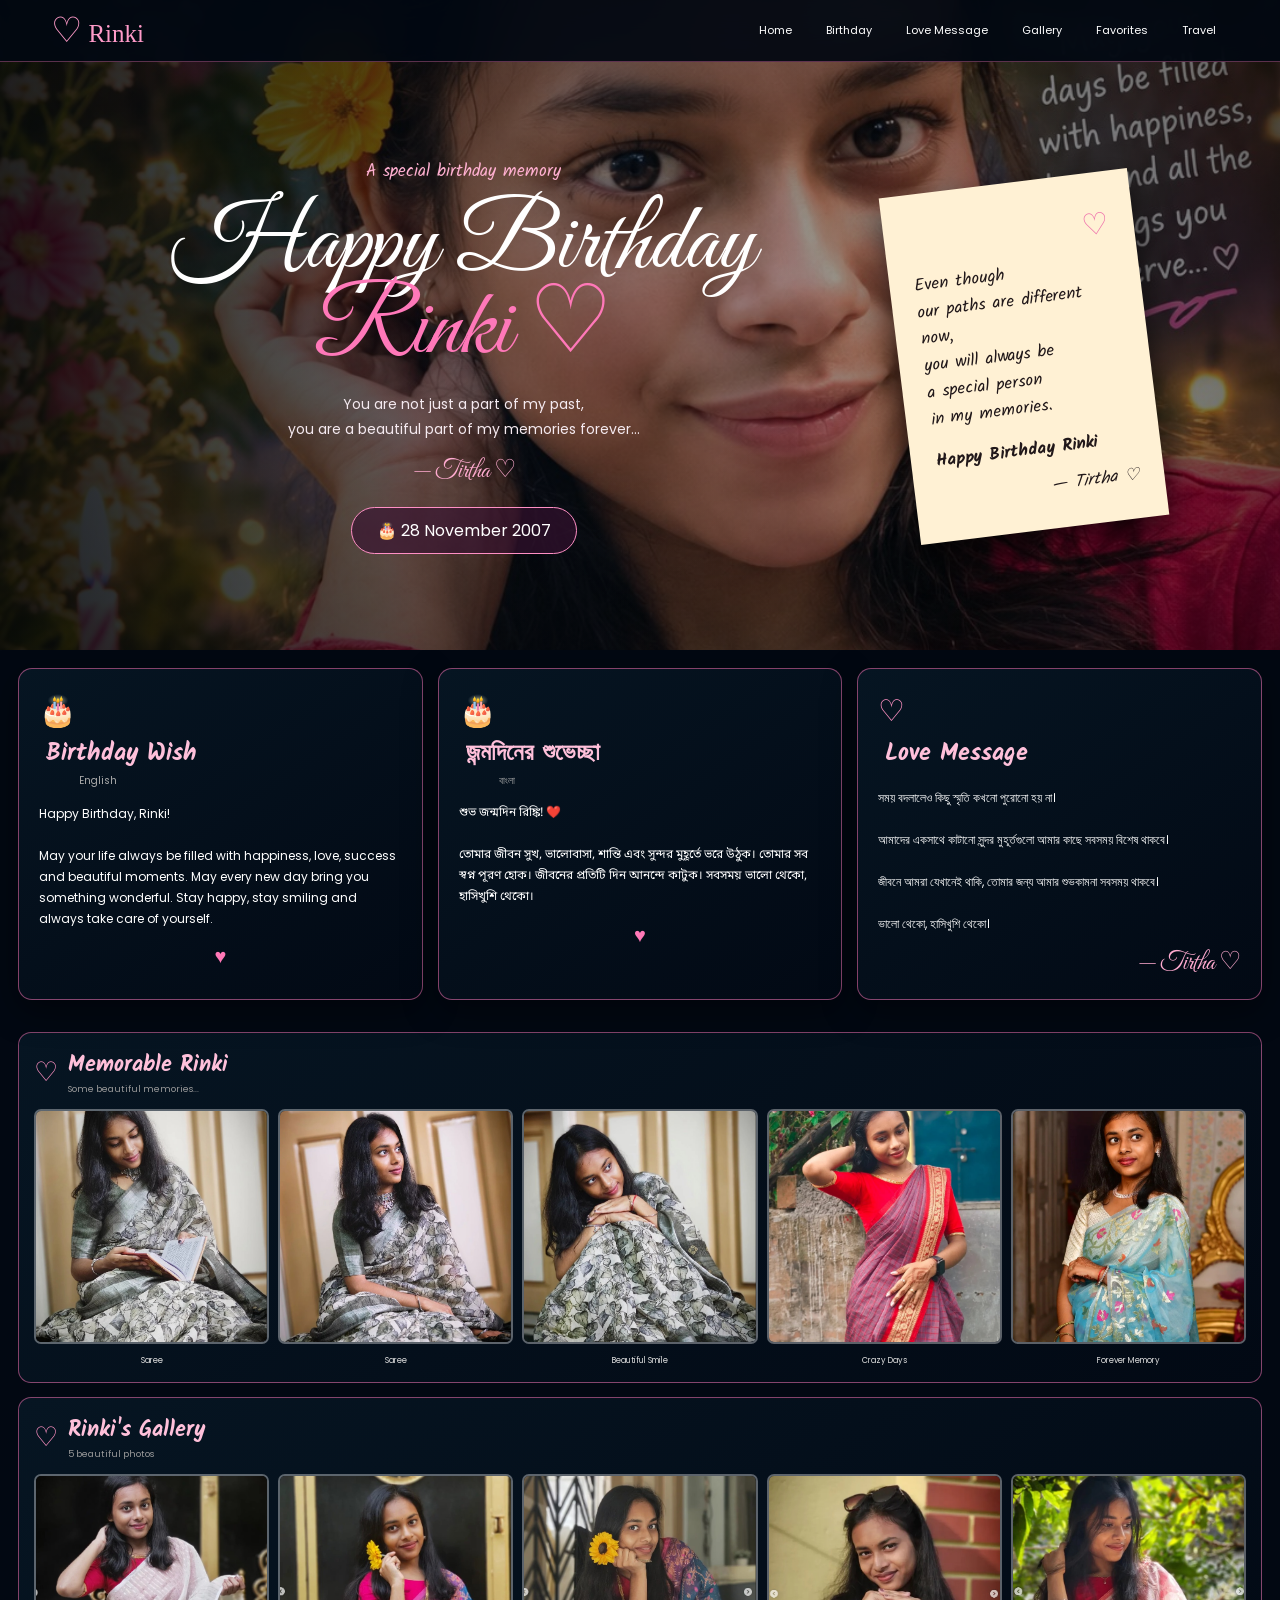
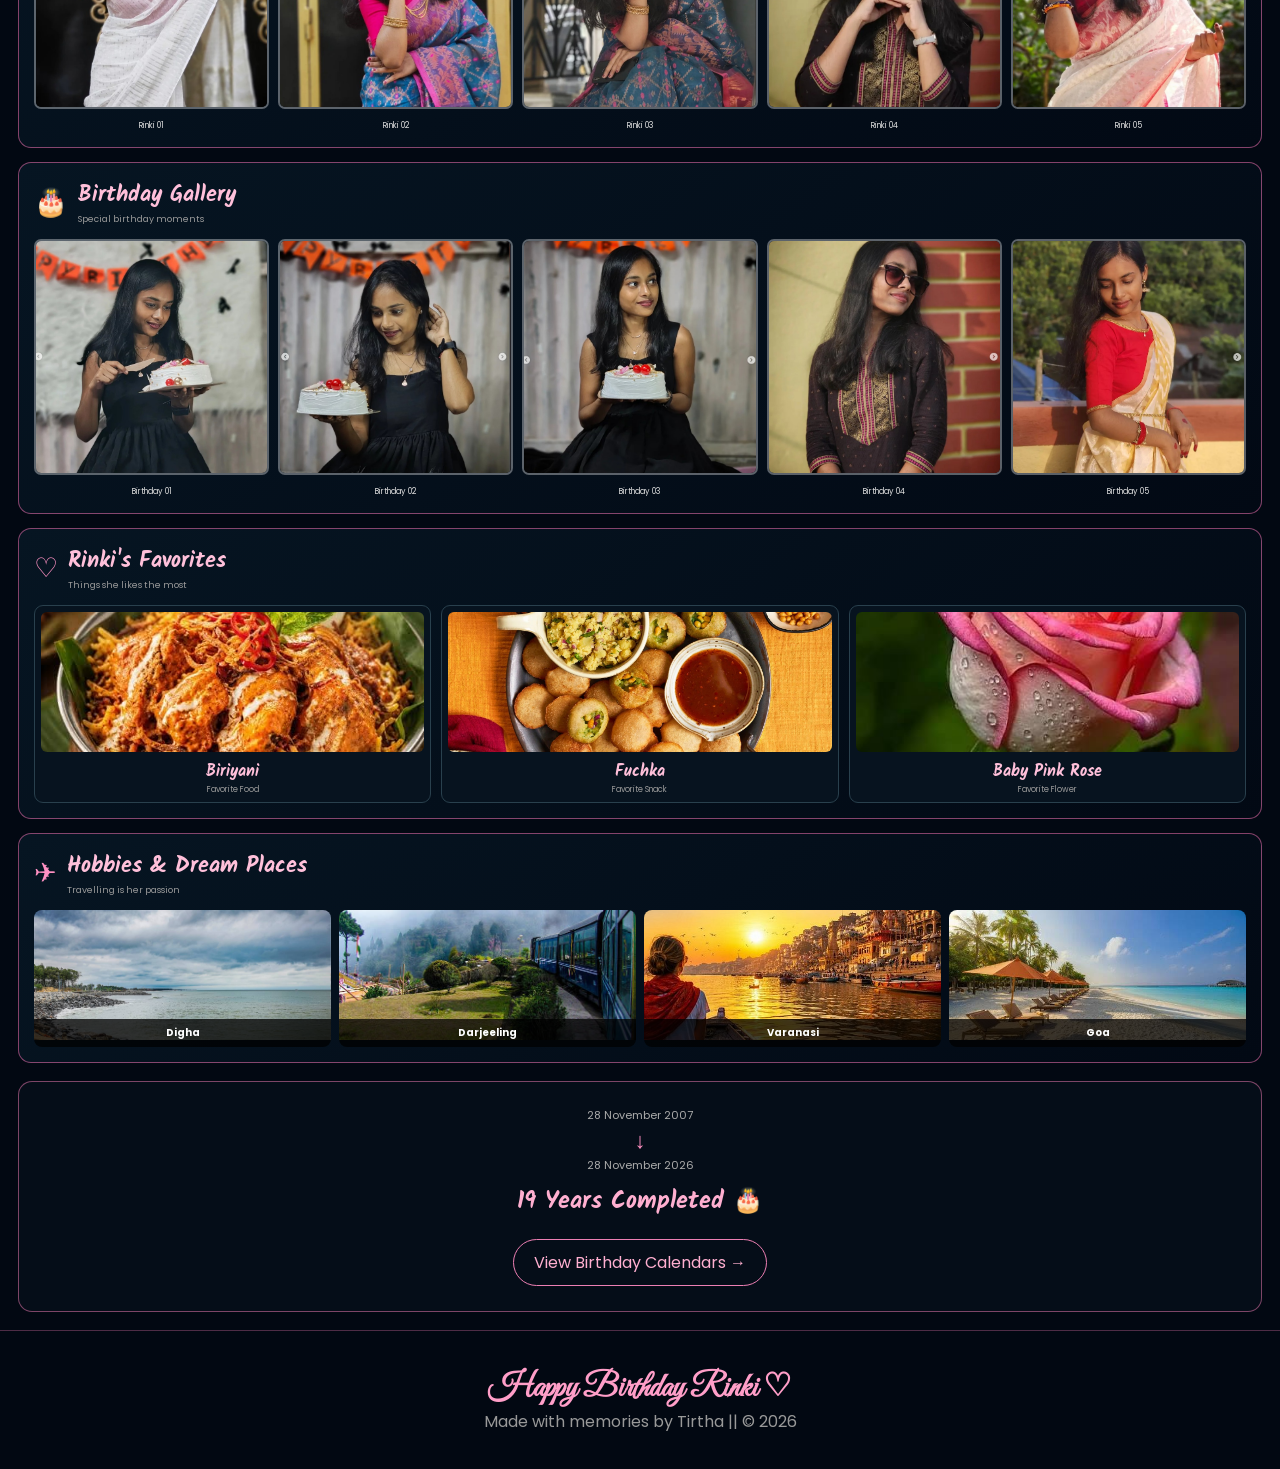
<file: index.html>
<!DOCTYPE html>
<html lang="en">
<head>
    <meta charset="UTF-8">
    <meta name="viewport" content="width=device-width, initial-scale=1.0">

    <title>Rinki | Birthday Memories</title>

    <link rel="stylesheet" href="style.css">

    <link href="https://fonts.googleapis.com/css2?family=Great+Vibes&family=Kalam:wght@400;700&family=Noto+Sans+Bengali:wght@400;600;700&family=Poppins:wght@400;500;600;700&display=swap" rel="stylesheet">
</head>

<body>

<!-- Floating Love Bubbles -->
<div id="heartLayer"></div>


<!-- NAVBAR -->
<header class="navbar">

    <a href="#home" class="logo">
        <span>♡</span>
        Rinki
        
    </a>

    <nav>
        <a href="#home">Home</a>
        <a href="#birthday">Birthday</a>
        <a href="#message">Love Message</a>
        <a href="#gallery">Gallery</a>
        <a href="#favorites">Favorites</a>
        <a href="#travel">Travel</a>
    </nav>

</header>


<!-- HERO -->
<section id="home" class="hero">

    <div class="hero-content">

        <p class="small-script">
            A special birthday memory
        </p>

        <h1>
            Happy Birthday
            <br>
            <span>Rinki ♡</span>
        </h1>

        <p class="hero-text">
            You are not just a part of my past,
            <br>
            you are a beautiful part of my memories forever...
        </p>

        <div class="signature">
            — Tirtha ♡
        </div>

        <div class="date-pill">
            🎂 28 November 2007
        </div>

    </div>


    <!-- Quote Paper -->
    <div class="paper-note">

        <div class="paper-heart">♡</div>

        <p>
            Even though
            <br>
            our paths are different now,
            <br>
            you will always be
            <br>
            a special person
            <br>
            in my memories.
        </p>

        <b>
            Happy Birthday Rinki
        </b>

        <i>
            — Tirtha ♡
        </i>

    </div>

</section>



<!-- BIRTHDAY / MESSAGES -->
<section id="birthday" class="message-section">

    <div class="message-grid">


        <!-- ENGLISH -->
        <article class="message-card">

            <div class="message-icon">
                🎂
            </div>

            <h2>
                Birthday Wish
            </h2>

            <small>
                English
            </small>

            <p>
                Happy Birthday, Rinki!
                <br><br>

                May your life always be filled
                with happiness, love, success
                and beautiful moments.

                May every new day bring you
                something wonderful.

                Stay happy, stay smiling and
                always take care of yourself.
            </p>

            <div class="card-heart">
                ♥
            </div>

        </article>



        <!-- BENGALI -->
        <article class="message-card bengali">

            <div class="message-icon">
                🎂
            </div>

            <h2>
                জন্মদিনের শুভেচ্ছা
            </h2>

            <small>
                বাংলা
            </small>

            <p>
                শুভ জন্মদিন রিঙ্কি! ❤️

                <br><br>

                তোমার জীবন সুখ, ভালোবাসা,
                শান্তি এবং সুন্দর মুহূর্তে
                ভরে উঠুক।

                তোমার সব স্বপ্ন পূরণ হোক।
                জীবনের প্রতিটি দিন
                আনন্দে কাটুক।

                সবসময় ভালো থেকো,
                হাসিখুশি থেকো।
            </p>

            <div class="card-heart">
                ♥
            </div>

        </article>



        <!-- LOVE MESSAGE -->
        <article id="message" class="message-card love-card">

            <div class="message-icon">
                ♡
            </div>

            <h2>
                Love Message
            </h2>

            <p>
                সময় বদলালেও কিছু স্মৃতি
                কখনো পুরোনো হয় না।

                <br><br>

                আমাদের একসাথে কাটানো
                সুন্দর মুহূর্তগুলো আমার কাছে
                সবসময় বিশেষ থাকবে।

                <br><br>

                জীবনে আমরা যেখানেই থাকি,
                তোমার জন্য আমার শুভকামনা
                সবসময় থাকবে।

                <br><br>

                ভালো থেকো, হাসিখুশি থেকো।
            </p>

            <div class="signature">
                — Tirtha ♡
            </div>

        </article>

    </div>

</section>



<!-- MEMORIES -->
<section id="gallery" class="gallery-section">

    <div class="gallery-box">

        <div class="section-title">

            <div>
                <span>♡</span>

                <div>
                    <h2>
                        Memorable  Rinki
                    </h2>

                    <p>
                        Some beautiful memories...
                    </p>
                </div>

            </div>

        </div>


        <div class="photo-grid">

            <figure>
                <img src="memory1.jpeg">
                <figcaption>Saree</figcaption>
            </figure>

            <figure>
                <img src="memory2.jpeg">
                <figcaption>Saree</figcaption>
            </figure>

            <figure>
                <img src="memory3.jpeg">
                <figcaption>Beautiful Smile</figcaption>
            </figure>

            <figure>
                <img src="memory4.jpeg">
                <figcaption>Crazy Days</figcaption>
            </figure>

            <figure>
                <img src="memory5.jpeg">
                <figcaption>Forever Memory</figcaption>
            </figure>

        </div>

    </div>



    <!-- RINKI GALLERY -->
    <div class="gallery-box">

        <div class="section-title">

            <div>
                <span>♡</span>

                <div>
                    <h2>
                        Rinki's Gallery
                    </h2>

                    <p>
                        5 beautiful photos
                    </p>
                </div>
            </div>

        </div>


        <div class="photo-grid">

            <figure>
                <img src="rinki1.jpeg">
                <figcaption>Rinki 01</figcaption>
            </figure>

            <figure>
                <img src="rinki2.jpeg">
                <figcaption>Rinki 02</figcaption>
            </figure>

            <figure>
                <img src="rinki3.jpeg">
                <figcaption>Rinki 03</figcaption>
            </figure>

            <figure>
                <img src="rinki4.jpeg">
                <figcaption>Rinki 04</figcaption>
            </figure>

            <figure>
                <img src="rinki5.jpeg">
                <figcaption>Rinki 05</figcaption>
            </figure>

        </div>

    </div>



    <!-- BIRTHDAY GALLERY -->
    <div class="gallery-box">

        <div class="section-title">

            <div>
                <span>🎂</span>

                <div>
                    <h2>
                        Birthday Gallery
                    </h2>

                    <p>
                        Special birthday moments
                    </p>
                </div>
            </div>

        </div>


        <div class="photo-grid">

            <figure>
                <img src="birthday1.jpeg">
                <figcaption>Birthday 01</figcaption>
            </figure>

            <figure>
                <img src="birthday2.jpeg">
                <figcaption>Birthday 02</figcaption>
            </figure>

            <figure>
                <img src="birthday3.jpeg">
                <figcaption>Birthday 03</figcaption>
            </figure>

            <figure>
                <img src="birthday4.jpeg">
                <figcaption>Birthday 04</figcaption>
            </figure>

            <figure>
                <img src="birthday5.jpeg">
                <figcaption>Birthday 05</figcaption>
            </figure>

        </div>

    </div>

</section>



<!-- FAVORITES -->
<section id="favorites" class="favorite-section">

    <div class="gallery-box">

        <div class="section-title">
            <div>
                <span>♡</span>

                <div>
                    <h2>
                        Rinki's Favorites
                    </h2>

                    <p>
                        Things she likes the most
                    </p>
                </div>
            </div>
        </div>


        <div class="favorite-grid">

            <div class="favorite-card">
                <img src="food1.jpeg">
                <h3>Biriyani</h3>
                <p>Favorite Food</p>
            </div>

            <div class="favorite-card">
                <img src="food2.jpeg">
                <h3>Fuchka</h3>
                <p>Favorite Snack</p>
            </div>

            <div class="favorite-card">
                <img src="flower1.jpeg">
                <h3>Baby Pink Rose</h3>
                <p>Favorite Flower</p>
            </div>

        </div>

    </div>

</section>



<!-- TRAVEL -->
<section id="travel" class="favorite-section">

    <div class="gallery-box">

        <div class="section-title">
            <div>
                <span>✈</span>

                <div>
                    <h2>
                        Hobbies & Dream Places
                    </h2>

                    <p>
                        Travelling is her passion
                    </p>
                </div>
            </div>
        </div>


        <div class="travel-grid">

            <div>
                <img src="digha.jpeg">
                <b>Digha</b>
            </div>

            <div>
                <img src="darjeeling.jpeg">
                <b>Darjeeling</b>
            </div>

            <div>
                <img src="varanasi.jpeg">
                <b>Varanasi</b>
            </div>

            <div>
                <img src="goa.jpeg">
                <b>Goa</b>
            </div>

        </div>

    </div>

</section>



<!-- BIRTHDAY LINK -->
<section class="birthday-link">

    <p>
        28 November 2007
    </p>

    <div class="arrow">
        ↓
    </div>

    <p>
        28 November 2026
    </p>

    <h2>
        19 Years Completed 🎂
    </h2>

    <a href="birthdays.html">
        View Birthday Calendars →
    </a>

</section>



<footer>

    <h2>
        Happy Birthday Rinki ♡
    </h2>

    <p>
        Made with memories by Tirtha || © 2026
    </p>

</footer>


<script src="script.js"></script>

</body>
</html>
</file>
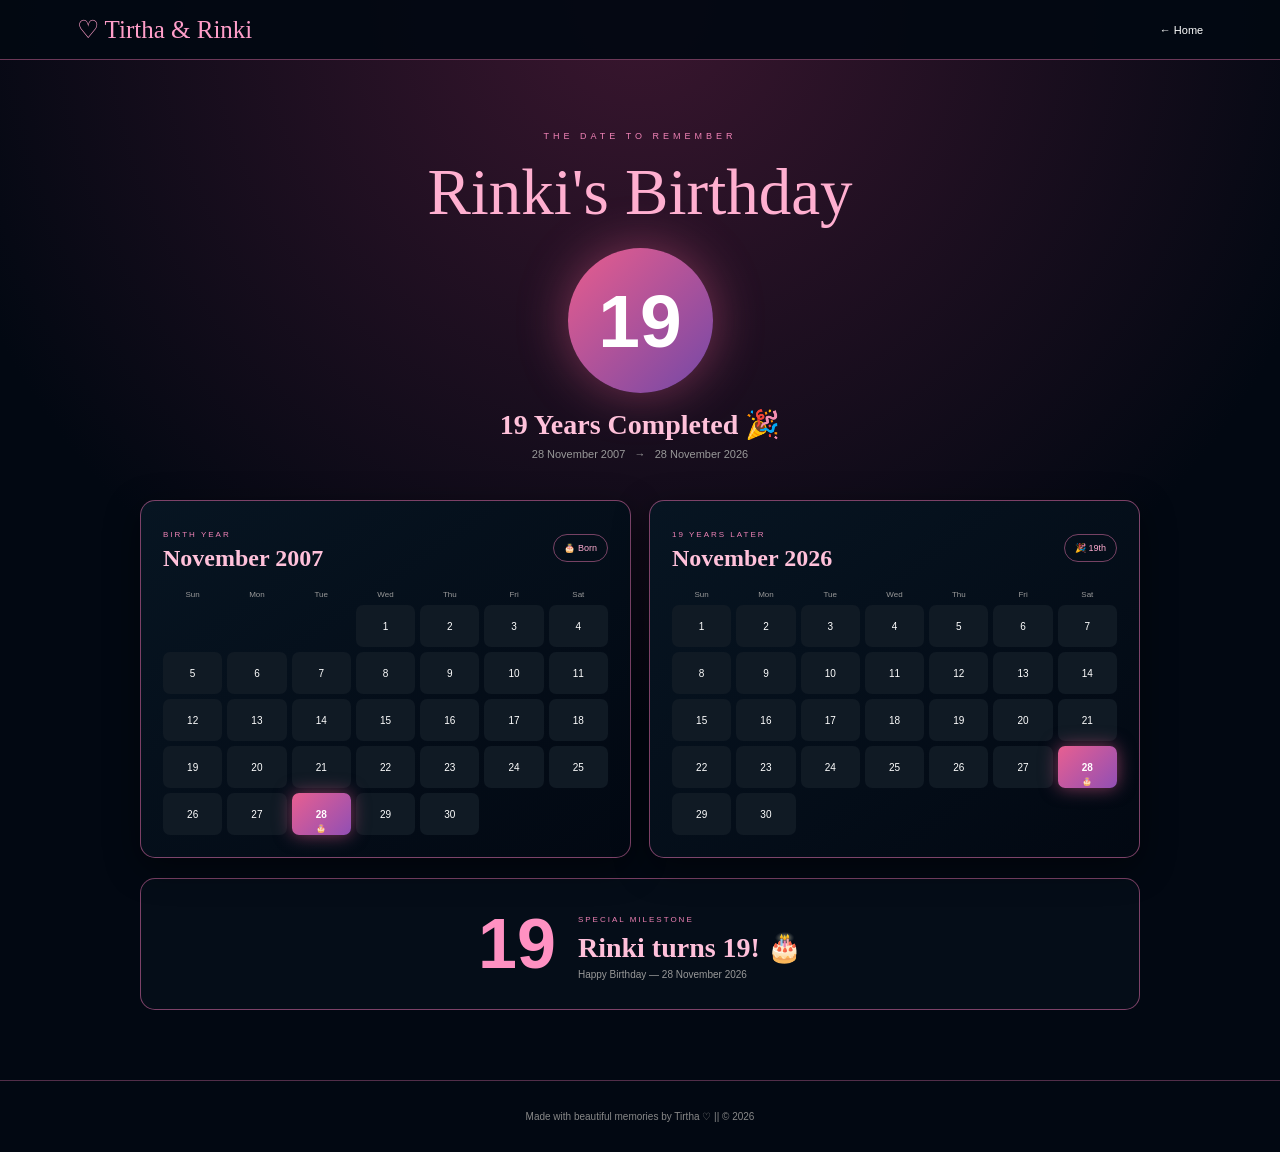
<file: birthdays.html>
<!DOCTYPE html>

<html lang="en">

<head>

<meta charset="UTF-8">

<meta
name="viewport"
content="width=device-width,initial-scale=1.0"
>

<title>
Rinki Birthday Calendar
</title>

<link
rel="stylesheet"
href="birthdays.css"
>

</head>


<body>


<header>

<a href="index.html">
♡ Tirtha & Rinki
</a>

<a href="index.html">
← Home
</a>

</header>



<main>


<section class="intro">

<small>
THE DATE TO REMEMBER
</small>

<h1>
Rinki's Birthday
</h1>


<div class="age">
19
</div>


<h2>
19 Years Completed 🎉
</h2>


<p>
28 November 2007
&nbsp; →
&nbsp;
28 November 2026
</p>

</section>



<section class="calendars">


<!-- 2007 -->

<article class="calendar">

<div class="calendar-head">

<div>

<small>
BIRTH YEAR
</small>

<h2>
November 2007
</h2>

</div>

<span>
🎂 Born
</span>

</div>


<div class="weekdays">

<div>Sun</div>
<div>Mon</div>
<div>Tue</div>
<div>Wed</div>
<div>Thu</div>
<div>Fri</div>
<div>Sat</div>

</div>


<div class="days">

<i></i>
<i></i>
<i></i>

<span>1</span>
<span>2</span>
<span>3</span>
<span>4</span>

<span>5</span>
<span>6</span>
<span>7</span>
<span>8</span>
<span>9</span>
<span>10</span>
<span>11</span>

<span>12</span>
<span>13</span>
<span>14</span>
<span>15</span>
<span>16</span>
<span>17</span>
<span>18</span>

<span>19</span>
<span>20</span>
<span>21</span>
<span>22</span>
<span>23</span>
<span>24</span>
<span>25</span>

<span>26</span>
<span>27</span>

<b>
28
<small>🎂</small>
</b>

<span>29</span>
<span>30</span>

</div>

</article>



<!-- 2026 -->

<article class="calendar current">

<div class="calendar-head">

<div>

<small>
19 YEARS LATER
</small>

<h2>
November 2026
</h2>

</div>

<span>
🎉 19th
</span>

</div>


<div class="weekdays">

<div>Sun</div>
<div>Mon</div>
<div>Tue</div>
<div>Wed</div>
<div>Thu</div>
<div>Fri</div>
<div>Sat</div>

</div>


<div class="days">

<span>1</span>
<span>2</span>
<span>3</span>
<span>4</span>
<span>5</span>
<span>6</span>
<span>7</span>

<span>8</span>
<span>9</span>
<span>10</span>
<span>11</span>
<span>12</span>
<span>13</span>
<span>14</span>

<span>15</span>
<span>16</span>
<span>17</span>
<span>18</span>
<span>19</span>
<span>20</span>
<span>21</span>

<span>22</span>
<span>23</span>
<span>24</span>
<span>25</span>
<span>26</span>
<span>27</span>

<b>
28
<small>🎂</small>
</b>

<span>29</span>
<span>30</span>

</div>

</article>

</section>



<!-- AGE -->

<section class="milestone">

<strong>
19
</strong>

<div>

<small>
SPECIAL MILESTONE
</small>

<h2>
Rinki turns 19! 🎂
</h2>

<p>
Happy Birthday —
28 November 2026
</p>

</div>

</section>


</main>



<footer>

Made with beautiful memories by Tirtha ♡  || © 2026

</footer>


</body>

</html>
</file>
<file: style.css>
*{
    box-sizing:border-box;
    margin:0;
    padding:0;
}

html{
    scroll-behavior:smooth;
}

body{
    background:#020812;
    color:#fff;
    font-family:Poppins,Arial,sans-serif;
    overflow-x:hidden;
}

a{
    color:inherit;
    text-decoration:none;
}


/* NAVBAR */

.navbar{
    position:fixed;
    top:0;
    left:0;
    width:100%;
    height:62px;

    display:flex;
    align-items:center;
    justify-content:space-between;

    padding:0 4%;

    background:rgba(2,8,18,.93);
    backdrop-filter:blur(15px);

    border-bottom:1px solid rgba(255,125,190,.35);

    z-index:1000;
}


.logo{
    color:#ff9bc9;
    font-family:Georgia,serif;
    font-size:25px;
}

.logo span{
    font-size:35px;
}

.logo small{
    display:block;
    font-family:Poppins;
    font-size:8px;
    color:#aaa;
}


.navbar nav{
    display:flex;
    gap:8px;
}


.navbar nav a{
    font-size:11px;
    padding:9px 13px;
    border-radius:9px;
    transition:.3s;
}


.navbar nav a:hover{
    background:linear-gradient(
        90deg,
        #b94e91,
        #704b9e
    );

    color:white;
}


/* HERO */

.hero{
    min-height:650px;

    padding-top:62px;

    display:flex;
    justify-content:center;
    align-items:center;

    gap:8%;

    position:relative;

    background:
    linear-gradient(
        90deg,
        rgba(1,8,17,.75),
        rgba(1,8,17,.18)
    ),
    url("cover.jpg") center/cover no-repeat;

    overflow:hidden;
}


.hero::after{
    content:"";

    position:absolute;
    inset:0;

    background:
    radial-gradient(
        circle at center,
        transparent 20%,
        rgba(0,0,0,.55) 100%
    );

    pointer-events:none;
}


.hero-content{
    width:52%;
    text-align:center;
    position:relative;
    z-index:3;
}


.small-script{
    color:#ffb0d1;
    font-family:Kalam,cursive;
    font-size:17px;
}


.hero h1{
    font-family:"Great Vibes",cursive;
    font-size:clamp(55px,8vw,95px);
    font-weight:400;

    line-height:.9;

    margin:18px 0;
}


.hero h1 span{
    color:#ff78b9;
}


.hero-text{
    font-size:14px;
    line-height:1.8;
    color:#f5eaf0;
}


.signature{
    margin-top:12px;

    font-family:"Great Vibes",cursive;
    font-size:25px;

    color:#ffabd0;
}


.date-pill{
    display:inline-block;

    margin-top:20px;

    padding:10px 25px;

    border:1px solid #ff8fc5;
    border-radius:30px;

    background:rgba(55,18,48,.65);

    color:#fff;
}


/* PAPER */

.paper-note{
    width:250px;

    position:relative;
    z-index:5;

    padding:30px 25px;

    background:#fff1d4;

    color:#21181a;

    font-family:Kalam,cursive;
    font-size:17px;

    transform:rotate(-7deg);

    box-shadow:0 15px 35px rgba(0,0,0,.7);
}


.paper-heart{
    text-align:right;
    font-size:30px;
    color:#ef73ac;
}


.paper-note b{
    display:block;
    margin-top:15px;
}


.paper-note i{
    display:block;
    text-align:right;
    margin-top:10px;
}


/* MESSAGE */

.message-section{
    padding:18px;
}


.message-grid{
    display:grid;
    grid-template-columns:repeat(3,1fr);
    gap:15px;
}


.message-card{
    min-height:250px;

    padding:20px;

    border-radius:14px;

    border:1px solid rgba(238,112,176,.55);

    background:
    linear-gradient(
        145deg,
        #061522,
        #020914
    );

    box-shadow:0 10px 35px rgba(0,0,0,.45);
}


.message-icon{
    color:#ff91c3;
    font-size:30px;
}


.message-card h2{
    display:inline;

    margin-left:7px;

    font-family:Kalam,cursive;
    color:#ffc0da;
}


.message-card small{
    display:block;
    margin-left:40px;

    color:#aaa;
    font-size:10px;
}


.message-card p{
    margin-top:14px;

    font-size:12px;
    line-height:1.75;
}


.bengali p{
    font-family:"Noto Sans Bengali",sans-serif;
}


.card-heart{
    text-align:center;

    margin-top:12px;

    color:#ff78b7;
    font-size:20px;
}


.love-card .signature{
    text-align:right;
}


/* GALLERY */

.gallery-section,
.favorite-section{
    padding:0 18px;
}


.gallery-box{
    margin:14px 0;

    padding:15px;

    border-radius:13px;

    border:1px solid rgba(238,112,176,.55);

    background:
    linear-gradient(
        145deg,
        #061522,
        #020914
    );
}


.section-title{
    margin-bottom:13px;
}


.section-title>div{
    display:flex;
    align-items:center;
    gap:10px;
}


.section-title span{
    font-size:27px;
    color:#ff91c3;
}


.section-title h2{
    font-family:Kalam,cursive;
    color:#ffc0da;
    font-size:22px;
}


.section-title p{
    color:#999;
    font-size:9px;
}


.photo-grid{
    display:grid;
    grid-template-columns:repeat(5,1fr);
    gap:9px;
}


.photo-grid figure{
    margin:0;
    text-align:center;
}


.photo-grid img{
    width:100%;
    aspect-ratio:1/1;

    object-fit:cover;

    border-radius:7px;

    border:2px solid rgba(255,255,255,.35);

    transition:.3s;
}


.photo-grid img:hover{
    transform:scale(1.04);

    border-color:#ff91c4;

    box-shadow:
    0 0 20px rgba(255,100,180,.35);
}


.photo-grid figcaption{
    margin-top:4px;
    font-size:8px;
    color:#ddd;
}


/* FAVORITES */

.favorite-grid{
    display:grid;

    grid-template-columns:repeat(3,1fr);

    gap:10px;
}


.favorite-card{
    background:#07131f;

    padding:6px;

    border-radius:9px;

    text-align:center;

    border:1px solid #29404d;
}


.favorite-card img{
    width:100%;
    height:140px;

    object-fit:cover;

    border-radius:6px;
}


.favorite-card h3{
    color:#ffc0da;
    font-family:Kalam,cursive;
    font-size:16px;
}


.favorite-card p{
    font-size:8px;
    color:#999;
}


/* TRAVEL */

.travel-grid{
    display:grid;

    grid-template-columns:repeat(4,1fr);

    gap:8px;
}


.travel-grid div{
    position:relative;
    overflow:hidden;

    border-radius:8px;
}


.travel-grid img{
    width:100%;
    height:130px;

    object-fit:cover;

    transition:.3s;
}


.travel-grid img:hover{
    transform:scale(1.08);
}


.travel-grid b{
    position:absolute;

    bottom:0;
    left:0;
    right:0;

    text-align:center;

    padding:6px;

    font-size:10px;

    background:rgba(0,0,0,.75);
}


/* BIRTHDAY */

.birthday-link{
    margin:18px;

    padding:25px;

    text-align:center;

    border-radius:14px;

    border:1px solid #e677ad88;

    background:#050d18;
}


.birthday-link p{
    color:#aaa;
    font-size:11px;
}


.arrow{
    color:#ff8fc1;
    font-size:22px;
}


.birthday-link h2{
    margin:8px;

    font-family:Kalam,cursive;

    color:#ffafd0;
}


.birthday-link a{
    display:inline-block;

    margin-top:10px;

    padding:10px 20px;

    border:1px solid #ed7fb3;

    border-radius:25px;

    color:#ffafd0;
}


/* FOOTER */

footer{
    padding:35px;

    text-align:center;

    border-top:1px solid #e777ae55;

    color:#999;
}


footer h2{
    color:#ff9ec8;

    font-family:"Great Vibes",cursive;

    font-size:32px;
}


/* MANY LOVE BUBBLES */

#heartLayer{
    position:fixed;

    inset:0;

    overflow:hidden;

    pointer-events:none;

    z-index:500;
}


#heartLayer span{
    position:absolute;

    bottom:-50px;

    color:#ff78ba;

    text-shadow:
    0 0 8px #ff3e9d,
    0 0 20px #ff3e9d;

    animation:
    loveFloat linear forwards;
}


@keyframes loveFloat{

    0%{
        transform:
        translateY(0)
        scale(.4)
        rotate(0);

        opacity:0;
    }

    10%{
        opacity:1;
    }

    50%{
        transform:
        translateY(-55vh)
        scale(1)
        rotate(15deg);
    }

    100%{
        transform:
        translateY(-115vh)
        scale(1.5)
        rotate(35deg);

        opacity:0;
    }
}


/* MOBILE */

@media(max-width:700px){

    .navbar{
        height:55px;
        padding:0 14px;
    }


    .logo{
        font-size:20px;
    }


    .logo small{
        font-size:7px;
    }


    .navbar nav{
        display:none;
    }


    .hero{
        min-height:700px;

        display:block;

        padding:
        100px 18px 30px;
    }


    .hero-content{
        width:100%;
    }


    .hero h1{
        font-size:58px;
    }


    .hero-text{
        font-size:12px;
    }


    .paper-note{
        width:190px;

        margin:40px auto;

        font-size:13px;
    }


    .message-grid{
        grid-template-columns:1fr;
    }


    .message-card{
        min-height:auto;
    }


    .photo-grid{
        grid-template-columns:repeat(2,1fr);
    }


    .photo-grid figure:nth-child(n+5){
        display:none;
    }


    .favorite-grid{
        grid-template-columns:1fr 1fr;
    }


    .travel-grid{
        grid-template-columns:1fr 1fr;
    }


    .travel-grid img{
        height:100px;
    }

}


@media(max-width:400px){

    .hero h1{
        font-size:50px;
    }


    .photo-grid{
        gap:6px;
    }


    .favorite-grid{
        grid-template-columns:1fr;
    }

}
</file>
<file: birthdays.css>
*{
    box-sizing:border-box;
    margin:0;
    padding:0;
}


body{

    background:
    radial-gradient(
        circle at top,
        #3a162f,
        #020812 55%
    );

    color:white;

    font-family:
    Poppins,
    Arial,
    sans-serif;

    min-height:100vh;
}


a{
    color:inherit;
    text-decoration:none;
}


header{

    height:60px;

    display:flex;

    align-items:center;

    justify-content:space-between;

    padding:0 6%;

    background:#020812ee;

    border-bottom:
    1px solid
    rgba(235,115,174,.45);

}


header a:first-child{

    color:#ff9ec9;

    font-family:
    Georgia,
    serif;

    font-size:25px;

}


header a:last-child{

    font-size:11px;

}


main{

    width:min(1000px,92%);

    margin:auto;

}


.intro{

    text-align:center;

    padding:
    65px 0 40px;

}


.intro>small{

    color:#ef82b5;

    letter-spacing:4px;

    font-size:9px;

}


.intro h1{

    font-family:
    "Great Vibes",
    Georgia,
    cursive;

    font-size:65px;

    font-weight:400;

    color:#ffafd0;

    margin:12px 0 18px;

}


.age{

    width:145px;

    height:145px;

    margin:auto;

    display:flex;

    align-items:center;

    justify-content:center;

    border-radius:50%;

    background:
    linear-gradient(
        135deg,
        #e95d8d,
        #7448a7
    );

    font-size:75px;

    font-weight:bold;

    box-shadow:
    0 0 50px
    rgba(233,93,141,.45);

}


.intro h2{

    margin-top:15px;

    color:#ffc1da;

    font-family:
    Kalam,
    cursive;

    font-size:28px;

}


.intro p{

    margin-top:7px;

    color:#999;

    font-size:11px;

}


/* CALENDARS */

.calendars{

    display:grid;

    grid-template-columns:
    1fr 1fr;

    gap:18px;

}


.calendar{

    background:
    linear-gradient(
        145deg,
        #071522,
        #020812
    );

    border:
    1px solid
    rgba(225,110,170,.55);

    border-radius:15px;

    padding:22px;

    box-shadow:
    0 10px 35px
    rgba(0,0,0,.45);

}


.calendar-head{

    display:flex;

    align-items:center;

    justify-content:space-between;

    margin-bottom:18px;

}


.calendar-head small{

    color:#ed82b5;

    font-size:8px;

    letter-spacing:2px;

}


.calendar-head h2{

    color:#ffc1da;

    font-family:
    Kalam,
    cursive;

    margin-top:4px;

}


.calendar-head span{

    color:#ffacd0;

    font-size:9px;

    padding:8px 10px;

    border:
    1px solid
    rgba(231,119,174,.5);

    border-radius:20px;

}


.weekdays,
.days{

    display:grid;

    grid-template-columns:
    repeat(7,1fr);

    gap:5px;

    text-align:center;

}


.weekdays{

    margin-bottom:6px;

    color:#999;

    font-size:8px;

}


.days span,
.days i,
.days b{

    min-height:42px;

    display:flex;

    align-items:center;

    justify-content:center;

    border-radius:7px;

    background:#101a24;

    font-size:10px;

    font-style:normal;

}


.days i{

    background:transparent;

}


.days b{

    position:relative;

    background:
    linear-gradient(
        135deg,
        #e85f91,
        #914fb4
    );

    box-shadow:
    0 0 18px
    rgba(232,95,145,.55);

}


.days b small{

    position:absolute;

    bottom:2px;

    font-size:8px;

}


/* MILESTONE */

.milestone{

    margin:
    20px 0 70px;

    padding:25px;

    display:flex;

    align-items:center;

    justify-content:center;

    gap:22px;

    background:#050d18;

    border:
    1px solid
    rgba(225,110,170,.55);

    border-radius:15px;

}


.milestone strong{

    font-size:70px;

    color:#ff91c2;

}


.milestone small{

    color:#ef82b5;

    letter-spacing:2px;

    font-size:8px;

}


.milestone h2{

    margin:5px 0;

    color:#ffc0da;

    font-family:
    Kalam,
    cursive;

    font-size:28px;

}


.milestone p{

    color:#999;

    font-size:10px;

}


footer{

    padding:30px;

    text-align:center;

    color:#888;

    font-size:10px;

    border-top:
    1px solid
    rgba(231,119,174,.35);

}


@media(max-width:700px){

    header{

        height:55px;

        padding:0 15px;

    }


    header a:first-child{

        font-size:20px;

    }


    .intro{

        padding-top:45px;

    }


    .intro h1{

        font-size:48px;

    }


    .age{

        width:120px;
        height:120px;

        font-size:60px;

    }


    .intro h2{

        font-size:23px;

    }


    .calendars{

        grid-template-columns:1fr;

    }


    .days span,
    .days i,
    .days b{

        min-height:38px;

    }


    .milestone{

        justify-content:flex-start;

    }


    .milestone strong{

        font-size:52px;

    }


    .milestone h2{

        font-size:22px;

    }

}
</file>
